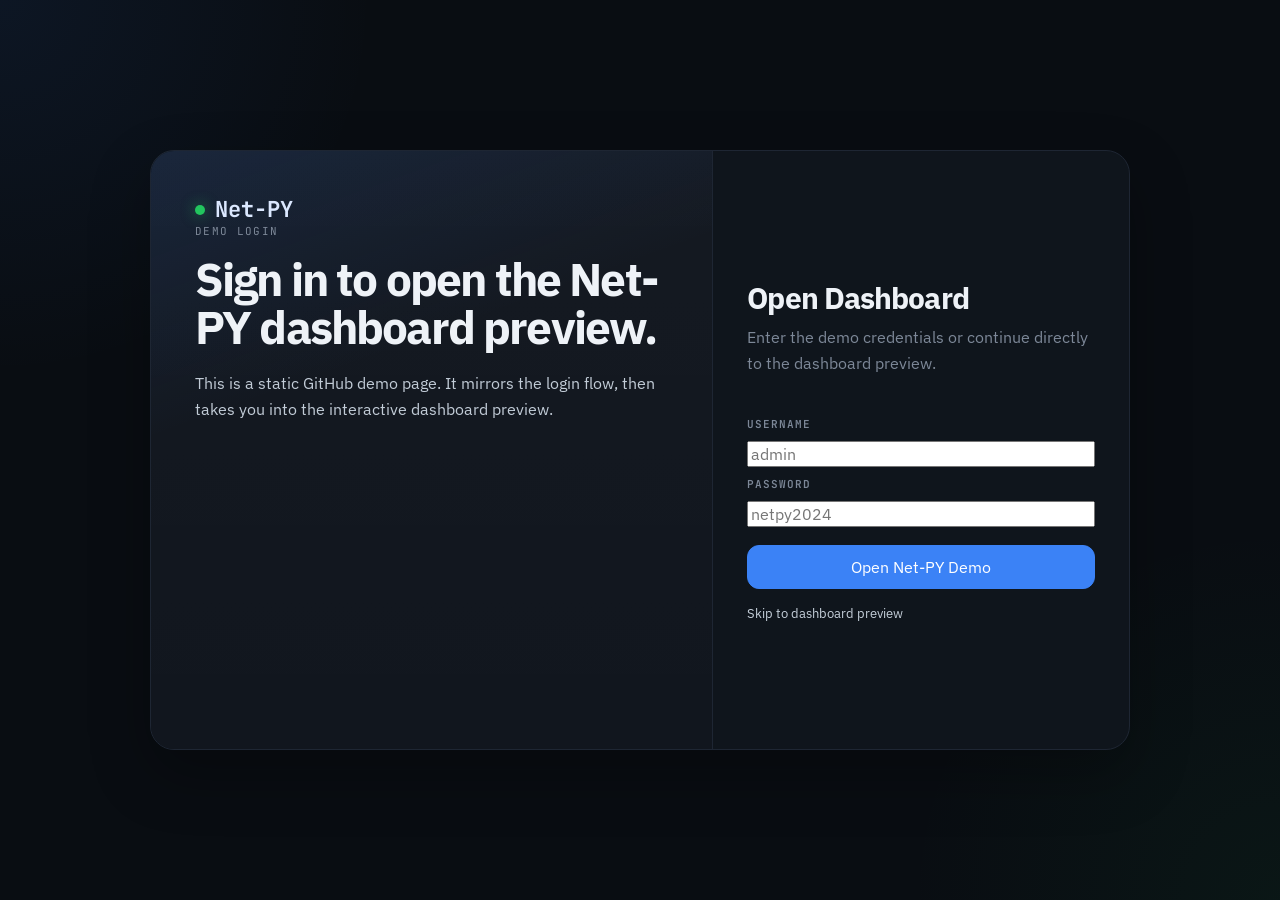
<file: index.html>
<!DOCTYPE html>
<html lang="en">
<head>
<meta charset="UTF-8">
<meta name="viewport" content="width=device-width, initial-scale=1.0">
<title>Net-PY Demo Login</title>
<link rel="preconnect" href="https://fonts.googleapis.com">
<link href="https://fonts.googleapis.com/css2?family=JetBrains+Mono:wght@400;500;600;700&family=IBM+Plex+Sans:wght@300;400;500;600;700&display=swap" rel="stylesheet">
<link rel="stylesheet" href="./styles.css">
<style>
  .login-error {
    color: #ef4444;
    font-size: 0.875rem;
    margin-top: 0.5rem;
    display: none;
  }
  .login-error.show {
    display: block;
  }
</style>
</head>
<body class="login-page">
  <div class="login-shell">
    <section class="login-hero">
      <div class="login-brand"><span class="brand-dot"></span> Net-PY</div>
      <div class="eyebrow">Demo Login</div>
      <h1>Sign in to open the Net-PY dashboard preview.</h1>
      <p>This is a static GitHub demo page. It mirrors the login flow, then takes you into the interactive dashboard preview.</p>
    </section>

    <section class="login-card">
      <h2>Open Dashboard</h2>
      <p>Enter the demo credentials or continue directly to the dashboard preview.</p>
      <form class="login-form" id="loginForm">
        <label for="user">Username</label>
        <input id="user" type="text" placeholder="admin">
        <label for="pass">Password</label>
        <input id="pass" type="password" placeholder="netpy2024">
        <div class="login-error" id="errorMessage">Invalid username or password. Please try again.</div>
        <button class="btn btn-accent login-button" type="submit">Open Net-PY Demo</button>
      </form>
      <a class="login-link" href="./dashboard.html">Skip to dashboard preview</a>
    </section>
  </div>

  <script>
    const loginForm = document.getElementById('loginForm');
    const userInput = document.getElementById('user');
    const passInput = document.getElementById('pass');
    const errorMessage = document.getElementById('errorMessage');

    const VALID_USERNAME = 'admin';
    const VALID_PASSWORD = 'netpy2024';

    loginForm.addEventListener('submit', function(e) {
      e.preventDefault();
      
      const username = userInput.value.trim();
      const password = passInput.value.trim();

      if (username === VALID_USERNAME && password === VALID_PASSWORD) {
        // Credentials are valid - navigate to dashboard
        errorMessage.classList.remove('show');
        window.location.href = './dashboard.html';
      } else {
        // Credentials are invalid - show error
        errorMessage.classList.add('show');
        passInput.value = '';
        passInput.focus();
      }
    });
  </script>
</body>
</html>
</file>
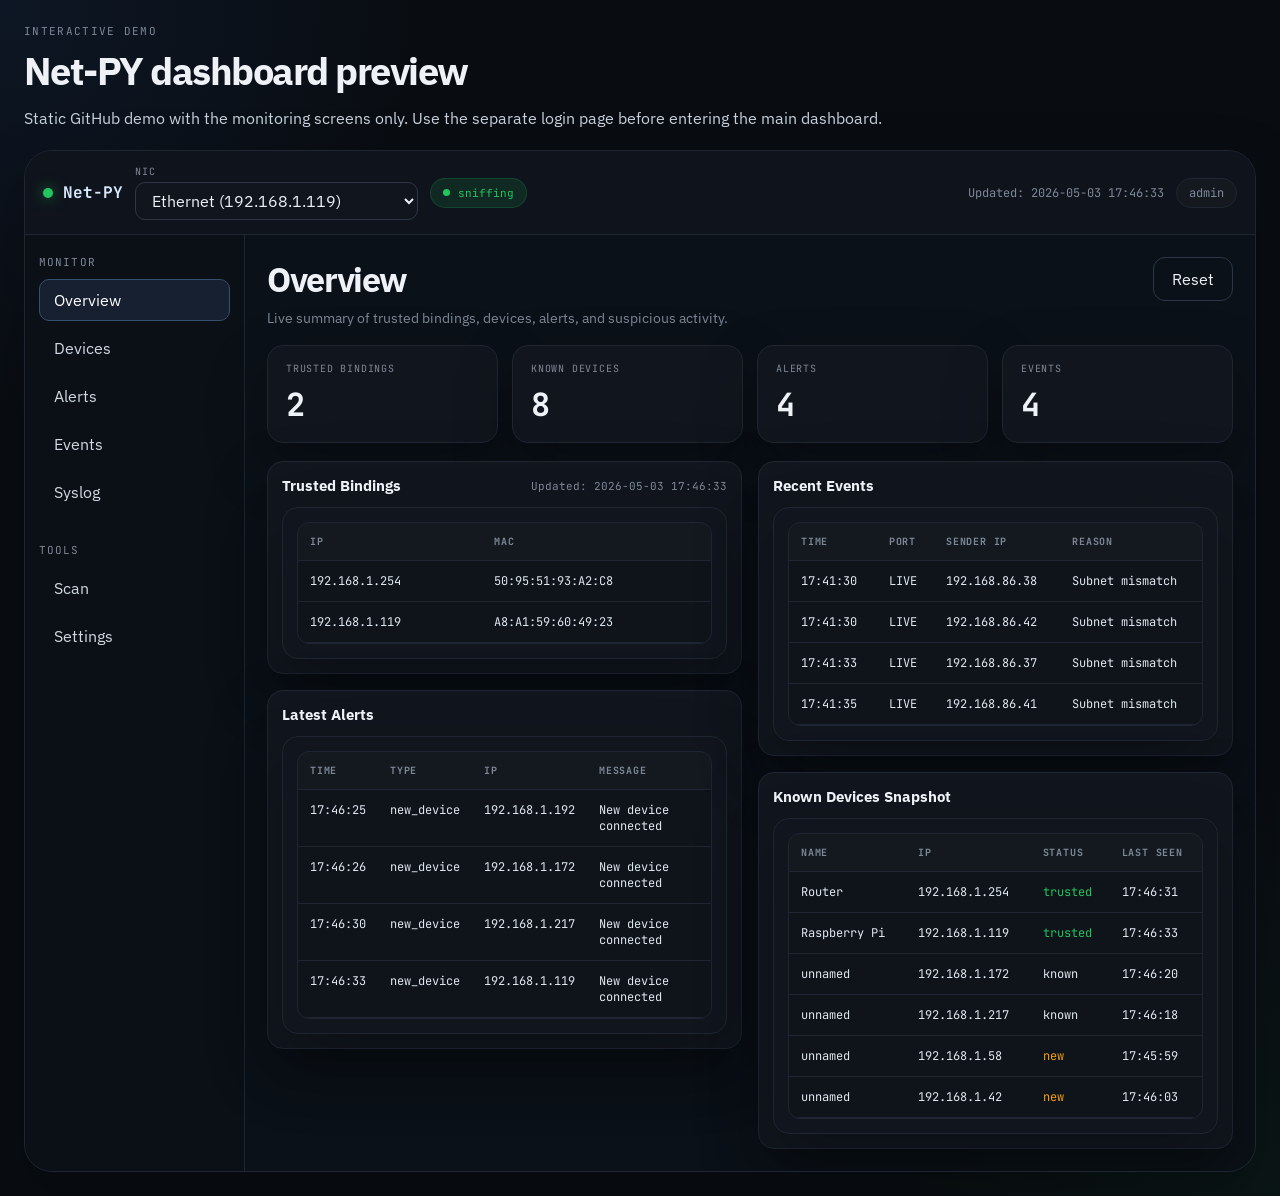
<file: dashboard.html>
<!DOCTYPE html>
<html lang="en">
<head>
<meta charset="UTF-8">
<meta name="viewport" content="width=device-width, initial-scale=1.0">
<title>Net-PY Demo Dashboard</title>
<link rel="preconnect" href="https://fonts.googleapis.com">
<link href="https://fonts.googleapis.com/css2?family=JetBrains+Mono:wght@400;500;600;700&family=IBM+Plex+Sans:wght@300;400;500;600;700&display=swap" rel="stylesheet">
<link rel="stylesheet" href="./styles.css">
</head>
<body>
  <div class="site-shell demo-only">
    <main class="demo-main">
      <section class="dashboard-section" id="dashboard">
        <div class="section-intro demo-intro">
          <div class="eyebrow">Interactive Demo</div>
          <h2>Net-PY dashboard preview</h2>
          <p>Static GitHub demo with the monitoring screens only. Use the separate login page before entering the main dashboard.</p>
        </div>

        <div class="app-shell">
          <header class="app-topbar">
            <div class="app-left">
              <div class="brand"><span class="brand-dot"></span> Net-PY</div>
              <div class="top-meta">
                <span class="meta-label">NIC</span>
                <select id="demoNic" class="demo-select">
                  <option>Ethernet (192.168.1.119)</option>
                  <option>Network Bridge (192.168.86.20)</option>
                  <option>Wi-Fi (192.168.0.44)</option>
                </select>
              </div>
              <span class="status-chip active"><span class="status-dot"></span>sniffing</span>
            </div>
            <div class="app-right">
              <span class="top-timestamp" id="demoUpdated">Updated: 2026-05-03 17:46:33</span>
              <span class="user-pill">admin</span>
            </div>
          </header>

          <div class="app-layout">
            <aside class="app-sidebar">
              <div class="sidebar-group">
                <div class="sidebar-label">Monitor</div>
                <button class="nav-item active" data-demo-view="overview">Overview</button>
                <button class="nav-item" data-demo-view="devices">Devices</button>
                <button class="nav-item" data-demo-view="alerts">Alerts</button>
                <button class="nav-item" data-demo-view="events">Events</button>
                <button class="nav-item" data-demo-view="syslog">Syslog</button>
              </div>
              <div class="sidebar-group">
                <div class="sidebar-label">Tools</div>
                <button class="nav-item" data-demo-view="scan">Scan</button>
                <button class="nav-item" data-demo-view="settings">Settings</button>
              </div>
            </aside>

            <div class="app-content">
              <section class="demo-view active" id="demo-overview"></section>
              <section class="demo-view" id="demo-devices"></section>
              <section class="demo-view" id="demo-alerts"></section>
              <section class="demo-view" id="demo-events"></section>
              <section class="demo-view" id="demo-syslog"></section>
              <section class="demo-view" id="demo-scan"></section>
              <section class="demo-view" id="demo-settings"></section>
            </div>
          </div>
        </div>
      </section>
    </main>
  </div>

  <script src="./site.js"></script>
</body>
</html>
</file>
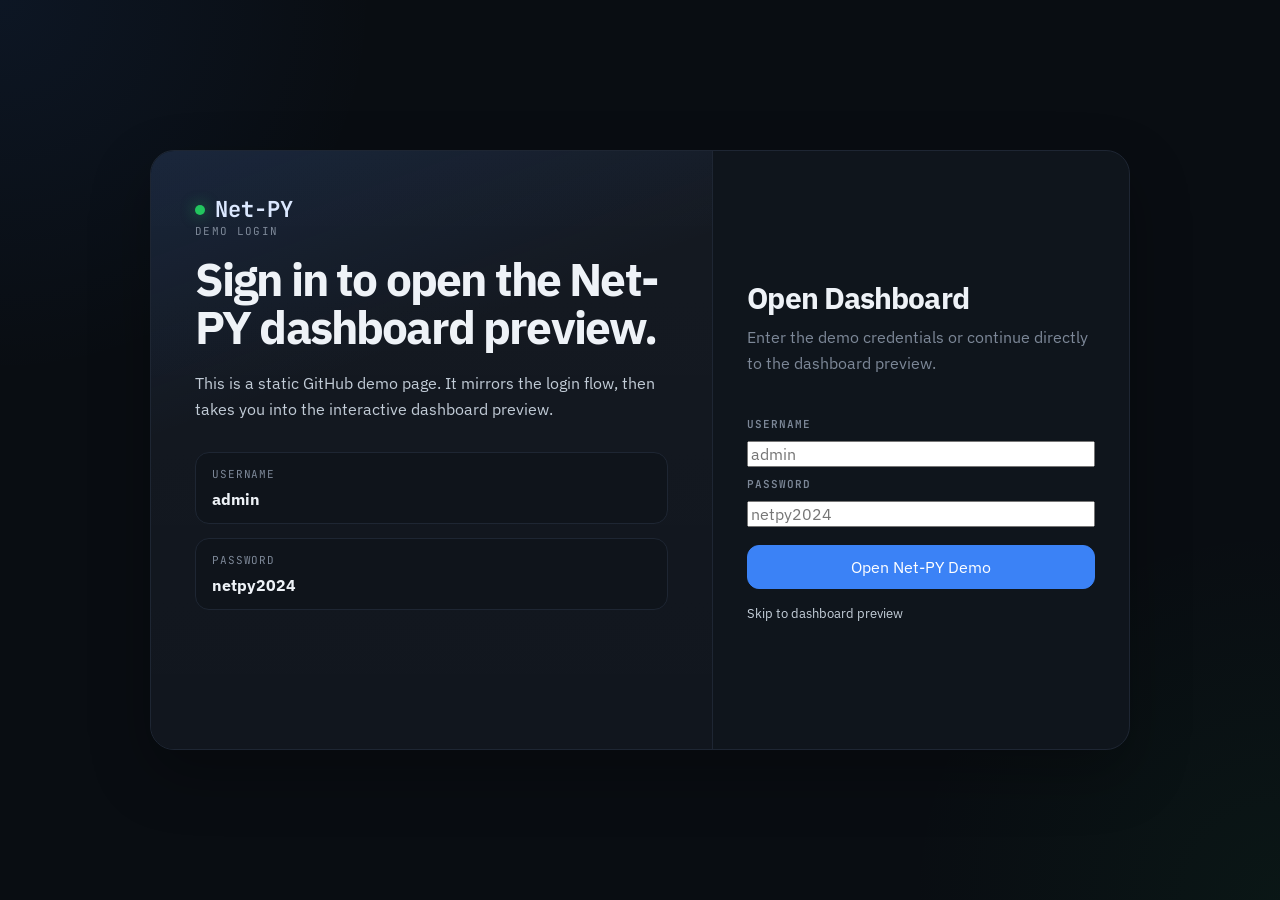
<file: login.html>
<!DOCTYPE html>
<html lang="en">
<head>
<meta charset="UTF-8">
<meta name="viewport" content="width=device-width, initial-scale=1.0">
<title>Net-PY Demo Login</title>
<link rel="preconnect" href="https://fonts.googleapis.com">
<link href="https://fonts.googleapis.com/css2?family=JetBrains+Mono:wght@400;500;600;700&family=IBM+Plex+Sans:wght@300;400;500;600;700&display=swap" rel="stylesheet">
<link rel="stylesheet" href="./styles.css">
<style>
  .login-error {
    color: #ef4444;
    font-size: 0.875rem;
    margin-top: 0.5rem;
    display: none;
  }
  .login-error.show {
    display: block;
  }
</style>
</head>
<body class="login-page">
  <div class="login-shell">
    <section class="login-hero">
      <div class="login-brand"><span class="brand-dot"></span> Net-PY</div>
      <div class="eyebrow">Demo Login</div>
      <h1>Sign in to open the Net-PY dashboard preview.</h1>
      <p>This is a static GitHub demo page. It mirrors the login flow, then takes you into the interactive dashboard preview.</p>
      <div class="login-meta">
        <div class="login-meta-card">
          <span>Username</span>
          <strong>admin</strong>
        </div>
        <div class="login-meta-card">
          <span>Password</span>
          <strong>netpy2024</strong>
        </div>
      </div>
    </section>

    <section class="login-card">
      <h2>Open Dashboard</h2>
      <p>Enter the demo credentials or continue directly to the dashboard preview.</p>
      <form class="login-form" id="loginForm">
        <label for="user">Username</label>
        <input id="user" type="text" placeholder="admin">
        <label for="pass">Password</label>
        <input id="pass" type="password" placeholder="netpy2024">
        <div class="login-error" id="errorMessage">Invalid username or password. Please try again.</div>
        <button class="btn btn-accent login-button" type="submit">Open Net-PY Demo</button>
      </form>
      <a class="login-link" href="./index.html">Skip to dashboard preview</a>
    </section>
  </div>

  <script>
    const loginForm = document.getElementById('loginForm');
    const userInput = document.getElementById('user');
    const passInput = document.getElementById('pass');
    const errorMessage = document.getElementById('errorMessage');

    const VALID_USERNAME = 'admin';
    const VALID_PASSWORD = 'netpy2024';

    loginForm.addEventListener('submit', function(e) {
      e.preventDefault();
      
      const username = userInput.value.trim();
      const password = passInput.value.trim();

      if (username === VALID_USERNAME && password === VALID_PASSWORD) {
        // Credentials are valid - navigate to dashboard
        errorMessage.classList.remove('show');
        window.location.href = './index.html';
      } else {
        // Credentials are invalid - show error
        errorMessage.classList.add('show');
        passInput.value = '';
        passInput.focus();
      }
    });
  </script>
</body>
</html>
</file>
<file: styles.css>
*{box-sizing:border-box;}
:root{
  --bg:#090d12;
  --panel:#11161e;
  --panel-2:#0f141b;
  --panel-3:#151c25;
  --border:#1e2633;
  --border-strong:#2b3748;
  --text:#eef2f7;
  --muted:#7d8898;
  --soft:#c6d0db;
  --accent:#3b82f6;
  --accent-soft:rgba(59,130,246,0.14);
  --green:#22c55e;
  --green-soft:rgba(34,197,94,0.12);
  --warn:#f59e0b;
  --danger:#ef4444;
  --shadow:0 24px 60px rgba(0,0,0,0.28);
}
html{scroll-behavior:smooth;}
body{
  margin:0;
  color:var(--text);
  background:
    radial-gradient(circle at top left, rgba(59,130,246,0.08), transparent 24%),
    radial-gradient(circle at bottom right, rgba(34,197,94,0.05), transparent 24%),
    var(--bg);
  font-family:'IBM Plex Sans',system-ui,sans-serif;
}
a{color:inherit;text-decoration:none;}
button,input,select{font:inherit;}
.site-shell{min-height:100vh;}
.site-shell.demo-only{
  display:flex;
  justify-content:center;
}
.demo-main{
  width:100%;
  max-width:1280px;
  padding:24px;
}
.eyebrow{
  color:var(--muted);
  text-transform:uppercase;
  letter-spacing:.12em;
  font-size:11px;
  font-family:'JetBrains Mono',monospace;
}
.section-intro{
  max-width:760px;
  margin-bottom:24px;
}
.section-intro h2{
  margin:12px 0 0;
  font-size:38px;
  line-height:1.08;
  letter-spacing:-.04em;
}
.section-intro p{
  margin:14px 0 0;
  color:var(--soft);
  line-height:1.7;
}
.demo-intro{
  max-width:none;
  margin-bottom:18px;
}
.brand{
  display:flex;
  align-items:center;
  gap:10px;
  font-family:'JetBrains Mono',monospace;
  font-weight:700;
  color:#d9e7ff;
}
.brand-dot{
  width:10px;
  height:10px;
  border-radius:50%;
  background:var(--green);
  box-shadow:0 0 14px rgba(34,197,94,0.55);
}
.app-shell{
  overflow:hidden;
  border:1px solid var(--border);
  border-radius:28px;
  background:rgba(12,18,25,.9);
  box-shadow:var(--shadow);
}
.app-topbar{
  display:flex;
  align-items:center;
  justify-content:space-between;
  gap:16px;
  padding:14px 18px;
  border-bottom:1px solid var(--border);
  background:rgba(15,21,29,.95);
}
.app-left,.app-right{
  display:flex;
  align-items:center;
  gap:12px;
  flex-wrap:wrap;
}
.top-meta{
  display:flex;
  flex-direction:column;
  gap:4px;
}
.meta-label{
  color:var(--muted);
  text-transform:uppercase;
  font-family:'JetBrains Mono',monospace;
  font-size:10px;
  letter-spacing:.08em;
}
.demo-select,.search-input{
  min-width:240px;
  height:38px;
  padding:0 12px;
  border-radius:10px;
  border:1px solid var(--border-strong);
  background:var(--panel);
  color:var(--text);
  outline:none;
}
.top-timestamp,.user-pill{
  color:var(--muted);
  font-family:'JetBrains Mono',monospace;
  font-size:12px;
}
.user-pill{
  min-height:30px;
  padding:0 12px;
  display:inline-flex;
  align-items:center;
  border-radius:999px;
  border:1px solid var(--border);
  background:rgba(255,255,255,.02);
}
.status-chip{
  display:inline-flex;
  align-items:center;
  gap:8px;
  min-height:30px;
  padding:0 12px;
  border:1px solid rgba(34,197,94,.18);
  border-radius:999px;
  color:var(--green);
  background:var(--green-soft);
  font-size:11px;
  font-family:'JetBrains Mono',monospace;
}
.status-dot{
  width:7px;
  height:7px;
  border-radius:50%;
  background:currentColor;
}
.app-layout{
  display:grid;
  grid-template-columns:220px 1fr;
  min-height:900px;
}
.app-sidebar{
  padding:20px 14px;
  border-right:1px solid var(--border);
  background:rgba(11,16,23,.86);
}
.sidebar-group + .sidebar-group{margin-top:24px;}
.sidebar-label{
  margin-bottom:10px;
  color:var(--muted);
  text-transform:uppercase;
  letter-spacing:.1em;
  font-family:'JetBrains Mono',monospace;
  font-size:11px;
}
.nav-item{
  width:100%;
  text-align:left;
  min-height:42px;
  padding:0 14px;
  margin-bottom:6px;
  border-radius:10px;
  border:1px solid transparent;
  background:transparent;
  color:#d0d9e3;
  cursor:pointer;
}
.nav-item.active{
  background:#162030;
  border-color:#34506e;
  color:#fff;
}
.app-content{padding:22px;}
.demo-view{display:none;}
.demo-view.active{display:block;}
.section-header{
  display:flex;
  align-items:flex-start;
  justify-content:space-between;
  gap:16px;
  margin-bottom:18px;
}
.section-title{
  margin:0;
  font-size:34px;
  letter-spacing:-.04em;
}
.section-subtitle{
  margin-top:8px;
  color:var(--muted);
  font-size:14px;
}
.section-tools{
  display:flex;
  gap:10px;
  flex-wrap:wrap;
}
.btn{
  min-height:44px;
  padding:0 18px;
  border-radius:12px;
  border:1px solid var(--border-strong);
  display:inline-flex;
  align-items:center;
  justify-content:center;
  transition:.16s ease;
}
.btn-accent{
  background:var(--accent);
  color:#fff;
  border-color:var(--accent);
}
.btn-accent:hover{background:#2563eb;border-color:#2563eb;}
.btn-ghost{
  background:transparent;
  color:var(--text);
}
.btn-ghost:hover{
  background:rgba(255,255,255,.03);
  border-color:#3c4d62;
}
.summary-line{
  display:flex;
  gap:14px;
  flex-wrap:wrap;
  margin-top:12px;
  color:var(--soft);
}
.summary-line strong{color:var(--text);}
.stats-grid{
  display:grid;
  grid-template-columns:repeat(4,minmax(0,1fr));
  gap:14px;
  margin-bottom:18px;
}
.stat-card,.panel,.table-panel{
  border:1px solid var(--border);
  border-radius:16px;
  background:var(--panel);
  box-shadow:var(--shadow);
}
.stat-card{padding:16px 18px;}
.stat-label{
  color:var(--muted);
  text-transform:uppercase;
  letter-spacing:.08em;
  font-family:'JetBrains Mono',monospace;
  font-size:10px;
}
.stat-value{
  margin-top:8px;
  font-family:'JetBrains Mono',monospace;
  font-size:32px;
  font-weight:700;
}
.overview-grid{
  display:grid;
  grid-template-columns:1fr 1fr;
  gap:16px;
}
.stack{display:flex;flex-direction:column;gap:16px;}
.panel,.table-panel{padding:14px;}
.panel-head{
  display:flex;
  align-items:center;
  justify-content:space-between;
  gap:12px;
  margin-bottom:12px;
}
.panel-title{
  font-size:15px;
  font-weight:700;
}
.panel-note{
  color:var(--muted);
  font-family:'JetBrains Mono',monospace;
  font-size:11px;
}
.table-wrap{
  overflow:auto;
  border:1px solid var(--border);
  border-radius:12px;
  background:var(--panel-2);
}
.table-wrap.scroll{max-height:360px;}
table{
  width:100%;
  border-collapse:collapse;
}
th,td{
  padding:12px;
  text-align:left;
  border-bottom:1px solid var(--border);
  vertical-align:top;
}
th{
  position:sticky;
  top:0;
  z-index:1;
  background:rgba(255,255,255,.02);
  color:var(--muted);
  text-transform:uppercase;
  letter-spacing:.08em;
  font-family:'JetBrains Mono',monospace;
  font-size:10px;
}
td{
  color:#dfe8f1;
  font-family:'JetBrains Mono',monospace;
  font-size:12px;
}
td.wrap{
  font-family:'IBM Plex Sans',system-ui,sans-serif;
  line-height:1.5;
}
.filters{
  display:flex;
  align-items:center;
  justify-content:space-between;
  gap:12px;
  flex-wrap:wrap;
  margin-bottom:14px;
}
.pill-row{
  display:flex;
  gap:8px;
  flex-wrap:wrap;
}
.pill{
  min-height:36px;
  padding:0 14px;
  border-radius:10px;
  border:1px solid var(--border-strong);
  background:var(--panel-2);
  color:var(--soft);
  cursor:pointer;
}
.pill.active{
  background:#162131;
  border-color:#416089;
  color:#fff;
}
.status-trusted{color:var(--green);}
.status-known{color:#dfe8f1;}
.status-new{color:var(--warn);}
.status-alert{color:var(--danger);}
.dot{
  display:inline-block;
  width:9px;
  height:9px;
  border-radius:50%;
  margin-right:8px;
}
.dot-trusted{background:var(--green);}
.dot-known{background:#7c8b9a;}
.dot-new{background:var(--warn);}
.dot-alert{background:var(--danger);}
.scan-grid{
  display:grid;
  grid-template-columns:repeat(auto-fit,minmax(260px,1fr));
  gap:14px;
  margin-bottom:14px;
}
.scan-card{
  padding:16px;
  border-radius:14px;
  border:1px solid var(--border-strong);
  background:var(--panel-2);
  cursor:pointer;
}
.scan-card.selected{
  border-color:var(--accent);
  box-shadow:0 0 0 3px var(--accent-soft);
}
.scan-label{
  font-family:'JetBrains Mono',monospace;
  font-weight:700;
}
.scan-desc{
  margin-top:8px;
  color:var(--soft);
  font-size:13px;
  line-height:1.55;
}
.scan-cmd{
  margin-top:10px;
  padding:8px 10px;
  border-radius:10px;
  background:#0b1017;
  color:var(--muted);
  font-family:'JetBrains Mono',monospace;
  font-size:11px;
}
.scan-controls{
  display:flex;
  gap:12px;
  flex-wrap:wrap;
  margin-bottom:16px;
}
.scan-results{
  display:flex;
  flex-direction:column;
  gap:12px;
}
.scan-result{
  border:1px solid var(--border);
  border-radius:14px;
  background:var(--panel-2);
  overflow:hidden;
}
.scan-head{
  display:flex;
  align-items:center;
  justify-content:space-between;
  gap:12px;
  padding:14px 16px;
}
.scan-meta{
  display:flex;
  align-items:center;
  gap:10px;
  flex-wrap:wrap;
  font-family:'JetBrains Mono',monospace;
  font-size:12px;
}
.scan-status{
  min-height:24px;
  padding:0 8px;
  border-radius:999px;
  border:1px solid var(--border);
  display:inline-flex;
  align-items:center;
  text-transform:uppercase;
  font-size:10px;
}
.scan-status.done{
  color:var(--green);
  background:rgba(34,197,94,.12);
  border-color:rgba(34,197,94,.2);
}
.scan-output{padding:0 16px 16px;}
.scan-output pre{
  margin:0;
  padding:14px;
  border-radius:12px;
  border:1px solid var(--border);
  background:#0b1017;
  color:#dfe8f1;
  font-family:'JetBrains Mono',monospace;
  font-size:12px;
  white-space:pre-wrap;
}
.settings-grid{
  display:grid;
  grid-template-columns:repeat(2,minmax(0,1fr));
  gap:16px;
}
.setting-card{
  padding:18px;
  border:1px solid var(--border);
  border-radius:16px;
  background:var(--panel);
}
.setting-label{
  color:var(--muted);
  text-transform:uppercase;
  letter-spacing:.08em;
  font-family:'JetBrains Mono',monospace;
  font-size:11px;
}
.setting-value{
  margin-top:10px;
  font-size:15px;
}
.login-page{
  display:grid;
  place-items:center;
  min-height:100vh;
}
.login-shell{
  width:min(980px,calc(100vw - 32px));
  min-height:600px;
  display:grid;
  grid-template-columns:1.15fr .85fr;
  border:1px solid var(--border);
  border-radius:24px;
  overflow:hidden;
  background:rgba(17,22,30,0.88);
  box-shadow:var(--shadow);
}
.login-hero{
  padding:44px;
  background:
    linear-gradient(160deg, rgba(59,130,246,0.12), transparent 36%),
    linear-gradient(180deg, rgba(255,255,255,0.015), transparent),
    var(--panel);
  border-right:1px solid var(--border);
}
.login-brand{
  display:flex;
  align-items:center;
  gap:10px;
  font-family:'JetBrains Mono',monospace;
  font-weight:700;
  font-size:22px;
  color:#dbe8ff;
}
.login-hero h1{
  margin:18px 0 0;
  font-size:46px;
  line-height:1.04;
  letter-spacing:-0.04em;
}
.login-hero p{
  margin:18px 0 0;
  color:#c2ccd7;
  line-height:1.65;
}
.login-meta{
  display:grid;
  gap:14px;
  margin-top:30px;
}
.login-meta-card{
  padding:14px 16px;
  border-radius:14px;
  background:var(--panel-2);
  border:1px solid var(--border);
}
.login-meta-card span{
  display:block;
  color:var(--muted);
  font-size:11px;
  text-transform:uppercase;
  letter-spacing:0.08em;
  font-family:'JetBrains Mono',monospace;
}
.login-meta-card strong{
  display:block;
  margin-top:8px;
  font-size:16px;
}
.login-card{
  display:flex;
  flex-direction:column;
  justify-content:center;
  padding:34px;
}
.login-card h2{
  margin:0;
  font-size:30px;
  letter-spacing:-0.03em;
}
.login-card p{
  margin-top:8px;
  color:var(--muted);
  line-height:1.6;
}
.login-form{
  display:flex;
  flex-direction:column;
  gap:10px;
  margin-top:24px;
}
.login-form label{
  color:var(--muted);
  font-size:11px;
  font-weight:600;
  text-transform:uppercase;
  letter-spacing:0.08em;
  font-family:'JetBrains Mono',monospace;
}
.login-button{
  margin-top:8px;
  width:100%;
}
.login-link{
  margin-top:16px;
  color:var(--soft);
  font-size:13px;
}
.login-link:hover{color:#fff;}
@media (max-width:1080px){
  .overview-grid,.settings-grid{grid-template-columns:1fr 1fr;}
  .app-layout{grid-template-columns:1fr;}
  .app-sidebar{border-right:none;border-bottom:1px solid var(--border);}
}
@media (max-width:860px){
  .login-shell{grid-template-columns:1fr;}
  .login-hero{display:none;}
}
@media (max-width:780px){
  .overview-grid,.stats-grid,.settings-grid{grid-template-columns:1fr;}
  .section-header,.filters,.app-topbar{flex-direction:column;align-items:flex-start;}
  .app-content{padding:16px;}
  .demo-select,.search-input{min-width:0;width:100%;}
  .demo-main{padding:16px;}
}
</file>
